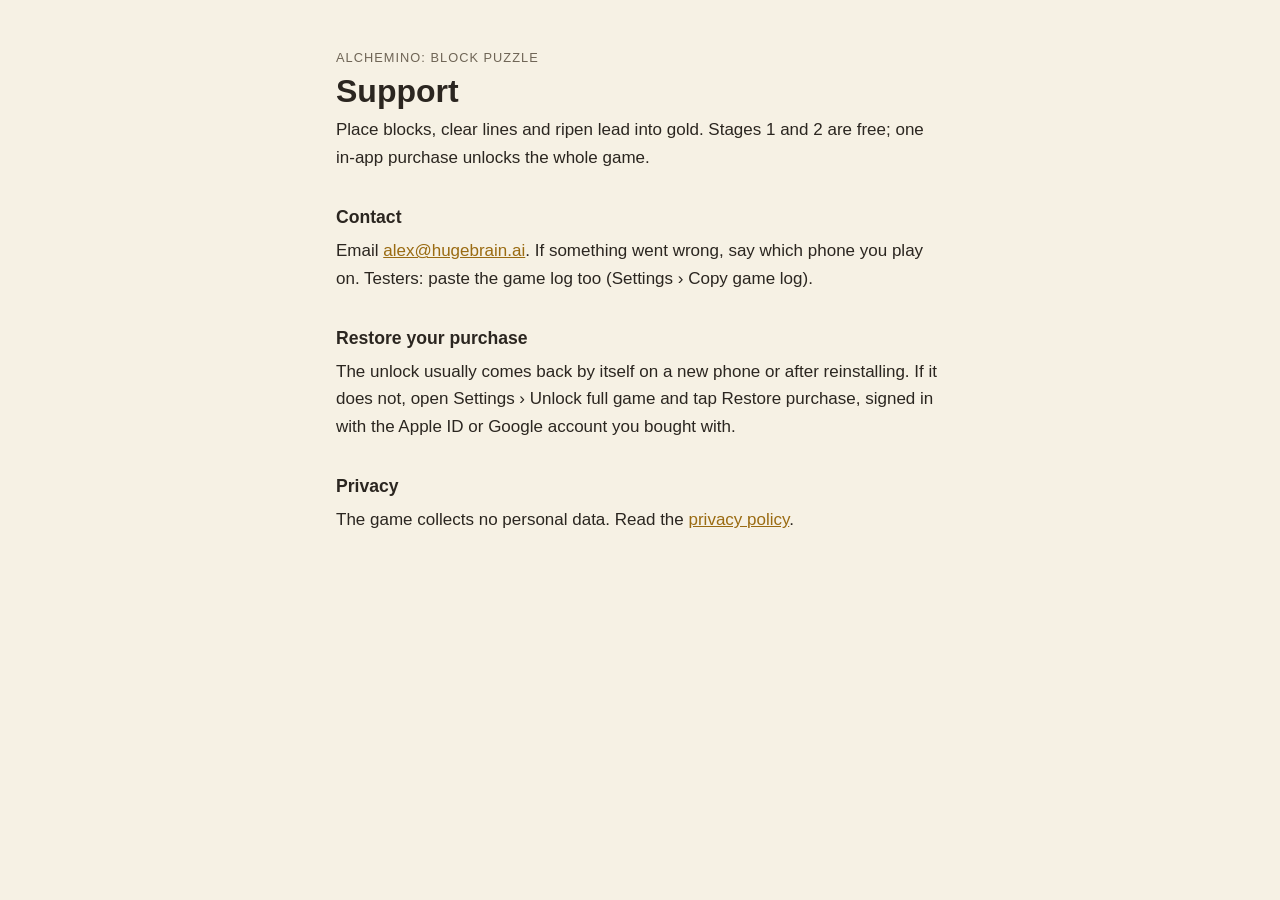
<file: index.html>
<!doctype html>
<html lang="en">
<head>
<meta charset="utf-8">
<meta name="viewport" content="width=device-width, initial-scale=1">
<title>Alchemino support</title>
<link rel="stylesheet" href="style.css">
</head>
<body>
<main>
<p class="kicker">Alchemino: Block Puzzle</p>
<h1>Support</h1>
<p>Place blocks, clear lines and ripen lead into gold. Stages 1 and 2 are free; one in-app purchase unlocks the whole game.</p>

<h2>Contact</h2>
<p>Email <a href="mailto:alex@hugebrain.ai">alex@hugebrain.ai</a>. If something went wrong, say which phone you play on. Testers: paste the game log too (Settings › Copy game log).</p>

<h2>Restore your purchase</h2>
<p>The unlock usually comes back by itself on a new phone or after reinstalling. If it does not, open Settings › Unlock full game and tap Restore purchase, signed in with the Apple ID or Google account you bought with.</p>

<h2>Privacy</h2>
<p>The game collects no personal data. Read the <a href="privacy.html">privacy policy</a>.</p>
</main>
</body>
</html>
</file>
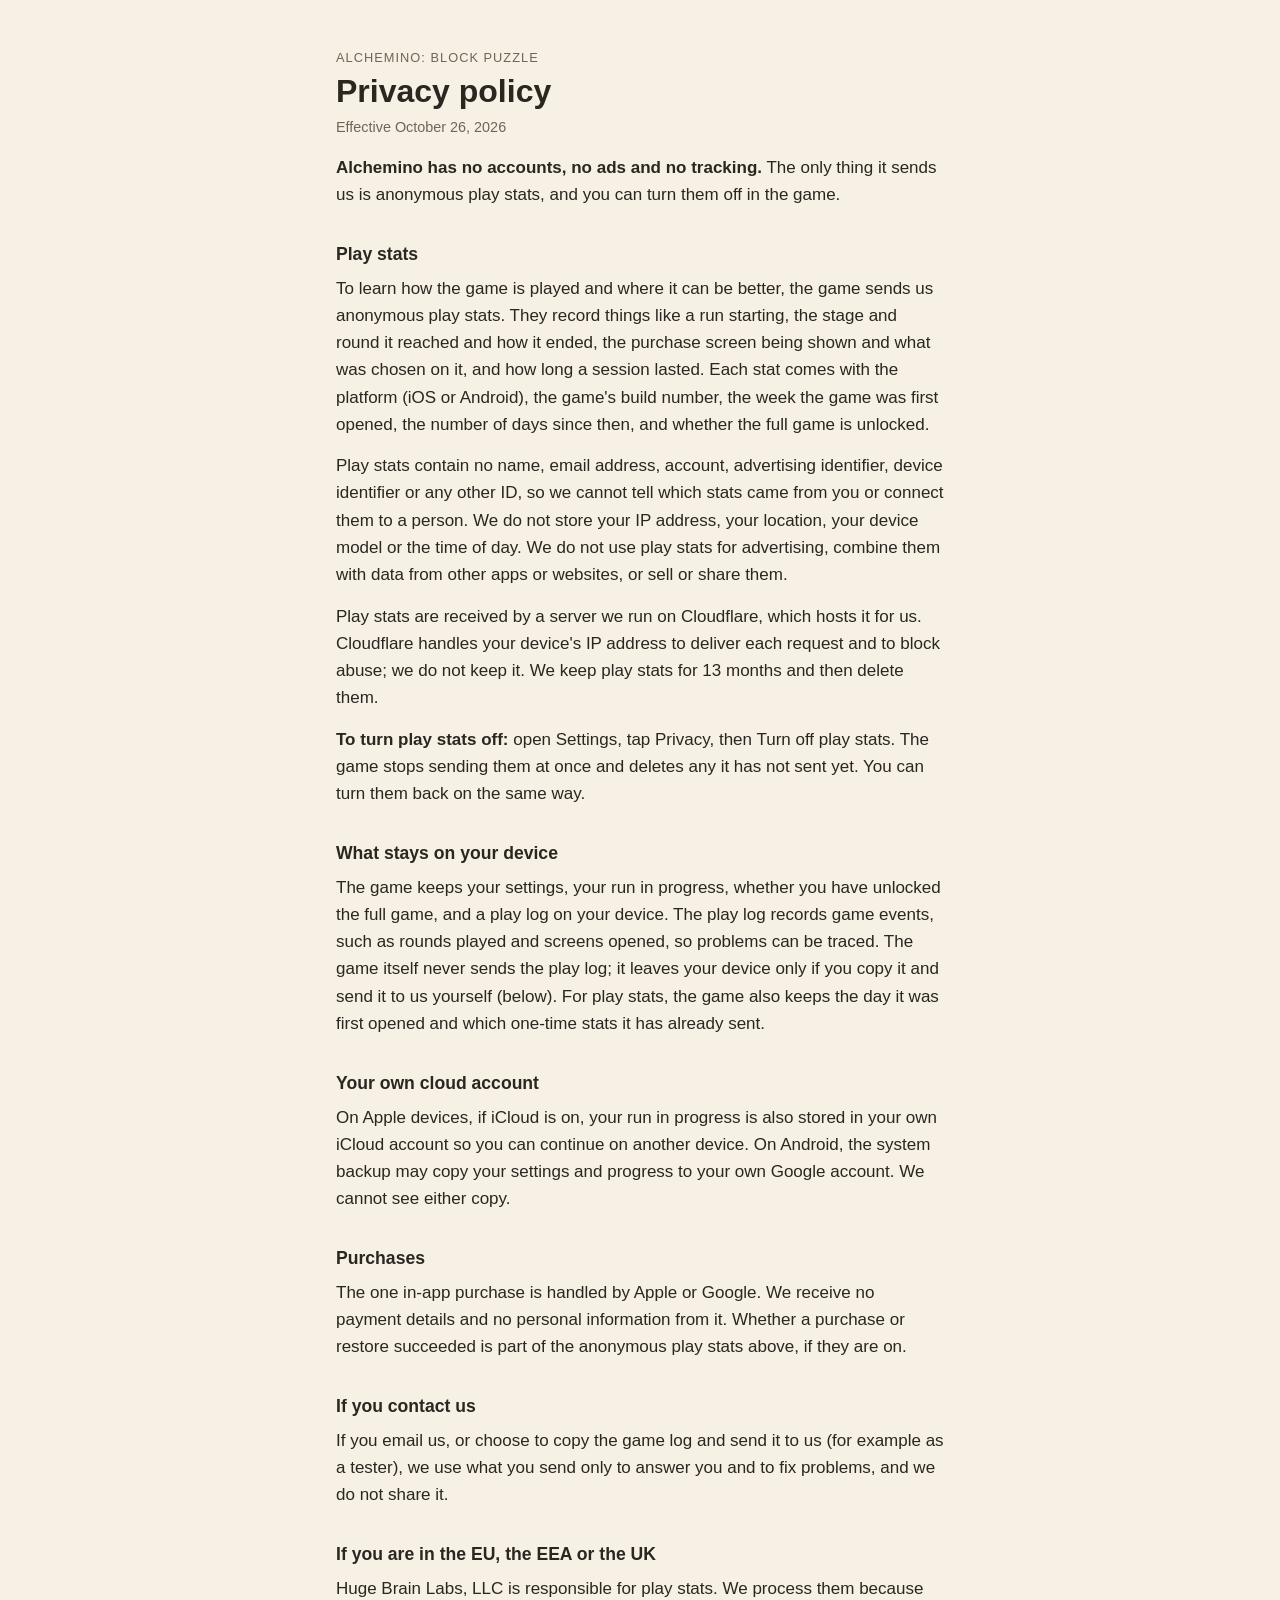
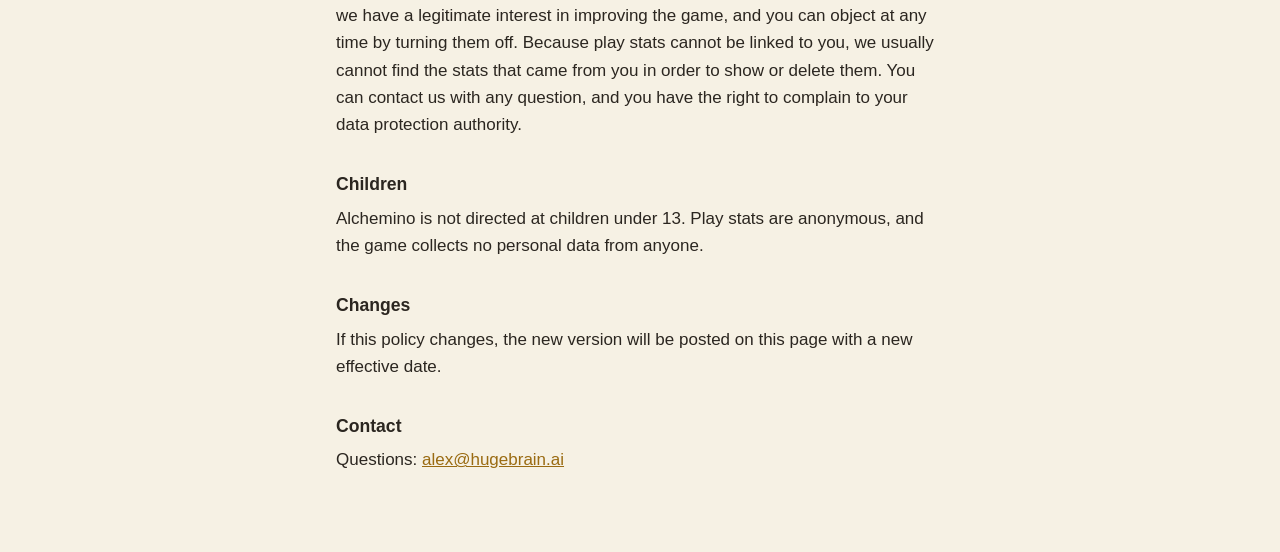
<file: privacy.html>
<!doctype html>
<html lang="en">
<head>
<meta charset="utf-8">
<meta name="viewport" content="width=device-width, initial-scale=1">
<title>Alchemino privacy policy</title>
<link rel="stylesheet" href="style.css">
</head>
<body>
<main>
<p class="kicker"><a href="./">Alchemino: Block Puzzle</a></p>
<h1>Privacy policy</h1>
<p class="date">Effective October 26, 2026</p>

<p><strong>Alchemino has no accounts, no ads and no tracking.</strong> The only thing it sends us is anonymous play stats, and you can turn them off in the game.</p>

<h2>Play stats</h2>
<p>To learn how the game is played and where it can be better, the game sends us anonymous play stats. They record things like a run starting, the stage and round it reached and how it ended, the purchase screen being shown and what was chosen on it, and how long a session lasted. Each stat comes with the platform (iOS or Android), the game's build number, the week the game was first opened, the number of days since then, and whether the full game is unlocked.</p>
<p>Play stats contain no name, email address, account, advertising identifier, device identifier or any other ID, so we cannot tell which stats came from you or connect them to a person. We do not store your IP address, your location, your device model or the time of day. We do not use play stats for advertising, combine them with data from other apps or websites, or sell or share them.</p>
<p>Play stats are received by a server we run on Cloudflare, which hosts it for us. Cloudflare handles your device's IP address to deliver each request and to block abuse; we do not keep it. We keep play stats for 13 months and then delete them.</p>
<p><strong>To turn play stats off:</strong> open Settings, tap Privacy, then Turn off play stats. The game stops sending them at once and deletes any it has not sent yet. You can turn them back on the same way.</p>

<h2>What stays on your device</h2>
<p>The game keeps your settings, your run in progress, whether you have unlocked the full game, and a play log on your device. The play log records game events, such as rounds played and screens opened, so problems can be traced. The game itself never sends the play log; it leaves your device only if you copy it and send it to us yourself (below). For play stats, the game also keeps the day it was first opened and which one-time stats it has already sent.</p>

<h2>Your own cloud account</h2>
<p>On Apple devices, if iCloud is on, your run in progress is also stored in your own iCloud account so you can continue on another device. On Android, the system backup may copy your settings and progress to your own Google account. We cannot see either copy.</p>

<h2>Purchases</h2>
<p>The one in-app purchase is handled by Apple or Google. We receive no payment details and no personal information from it. Whether a purchase or restore succeeded is part of the anonymous play stats above, if they are on.</p>

<h2>If you contact us</h2>
<p>If you email us, or choose to copy the game log and send it to us (for example as a tester), we use what you send only to answer you and to fix problems, and we do not share it.</p>

<h2>If you are in the EU, the EEA or the UK</h2>
<p>Huge Brain Labs, LLC is responsible for play stats. We process them because we have a legitimate interest in improving the game, and you can object at any time by turning them off. Because play stats cannot be linked to you, we usually cannot find the stats that came from you in order to show or delete them. You can contact us with any question, and you have the right to complain to your data protection authority.</p>

<h2>Children</h2>
<p>Alchemino is not directed at children under 13. Play stats are anonymous, and the game collects no personal data from anyone.</p>

<h2>Changes</h2>
<p>If this policy changes, the new version will be posted on this page with a new effective date.</p>

<h2>Contact</h2>
<p>Questions: <a href="mailto:alex@hugebrain.ai">alex@hugebrain.ai</a></p>
</main>
</body>
</html>
</file>
<file: style.css>
:root { --bg: #f6f1e4; --fg: #2b2620; --muted: #6f6556; --accent: #9a6b12; color-scheme: light; }
@media (prefers-color-scheme: dark) { :root { --bg: #1d1a16; --fg: #ece4d3; --muted: #a89c86; --accent: #e0b04a; color-scheme: dark; } }
body { margin: 0; background: var(--bg); color: var(--fg); font: 17px/1.6 -apple-system, BlinkMacSystemFont, "Segoe UI", Roboto, sans-serif; }
main { max-width: 38rem; margin: 0 auto; padding: 3rem max(1.25rem, env(safe-area-inset-left)) 4rem max(1.25rem, env(safe-area-inset-right)); }
h1 { font-size: 2rem; line-height: 1.2; margin: 0.2rem 0 0.4rem; }
h2 { font-size: 1.1rem; margin: 2rem 0 0.4rem; }
p { margin: 0 0 0.9rem; }
a { color: var(--accent); }
.kicker { text-transform: uppercase; letter-spacing: 0.08em; font-size: 0.8rem; color: var(--muted); margin: 0; }
.kicker a { color: inherit; text-decoration: none; }
.date { color: var(--muted); font-size: 0.9rem; }
</file>
